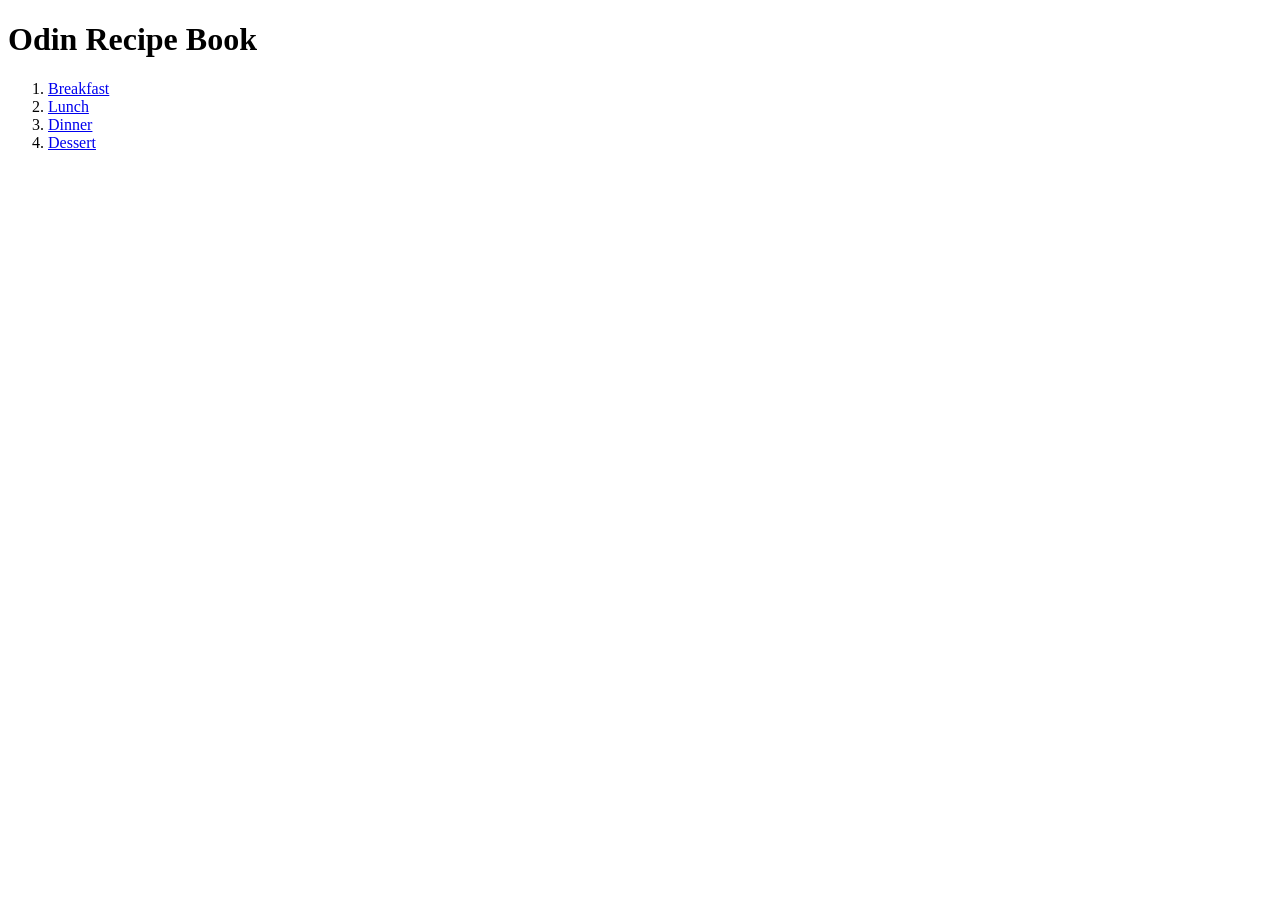
<file: index.html>
<!DOCTYPE html>
<html lang="en">
<head>
    <meta charset="UTF-8">
    <meta name="viewport" content="width=device-width, initial-scale=1.0">
    <title>Odin Recipe Book</title>
</head>
<body>
    <h1>Odin Recipe Book</h1>
    <ol>
        <li><a href="./pages/breakfast.html">Breakfast</a></li>
        <li><a href="./pages/lunch.html">Lunch</a></li>
        <li><a href="./pages/dinner.html">Dinner</a></li>
        <li><a href="./pages/dessert.html">Dessert</a></li>
    </ol>
</body>
</html>
</file>
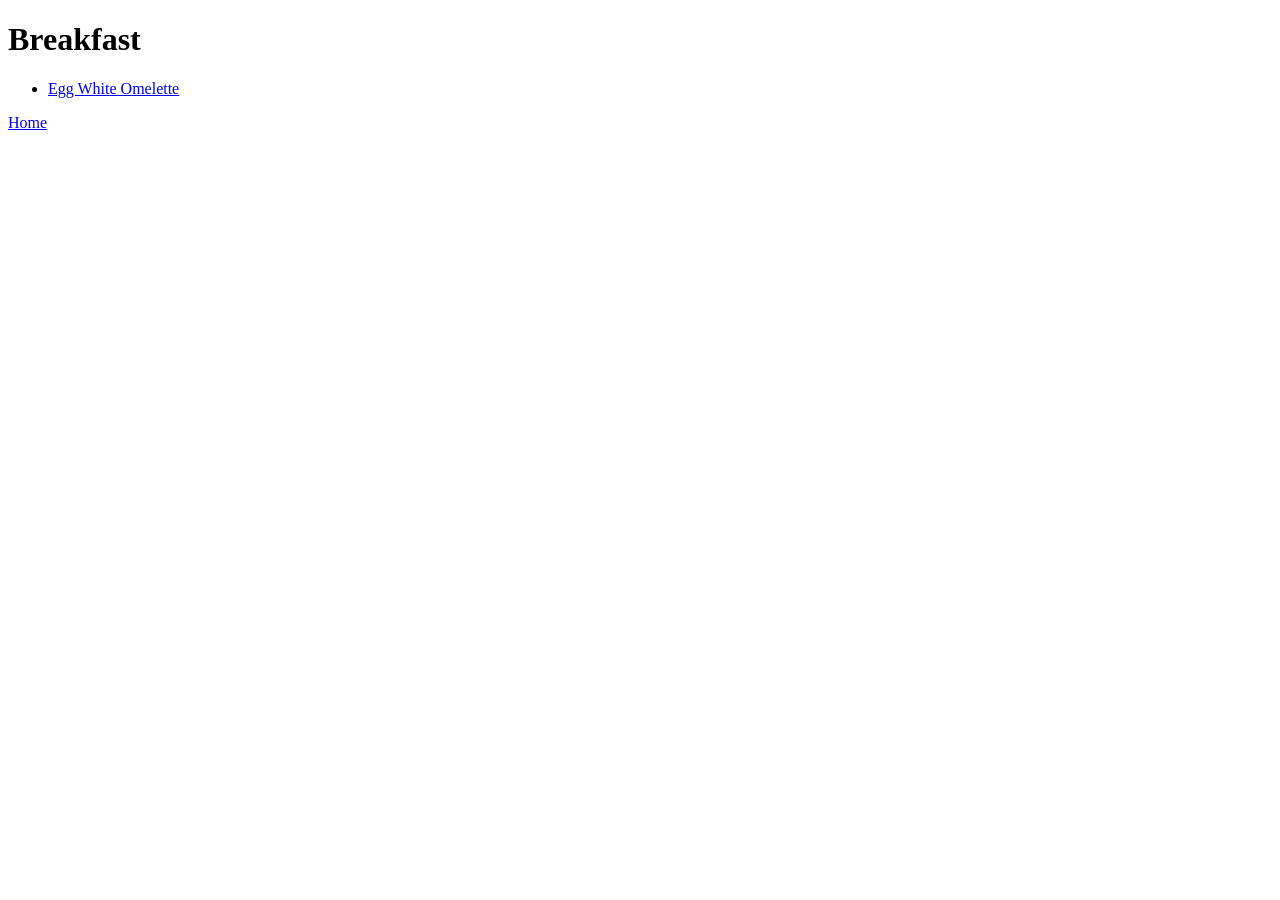
<file: pages/breakfast.html>
<!DOCTYPE html>
<html lang="en">
<head>
    <meta charset="UTF-8">
    <meta name="viewport" content="width=device-width, initial-scale=1.0">
    <title>Breakfast</title>
</head>
<body>
    <h1>Breakfast</h1>
    <ul>
        <li>
            <a href="../recipes/eggwhiteomelette.html">Egg White Omelette</a>
        </li>
    </ul>
    <a href="../index.html">Home</a>
</body>
</html>
</file>
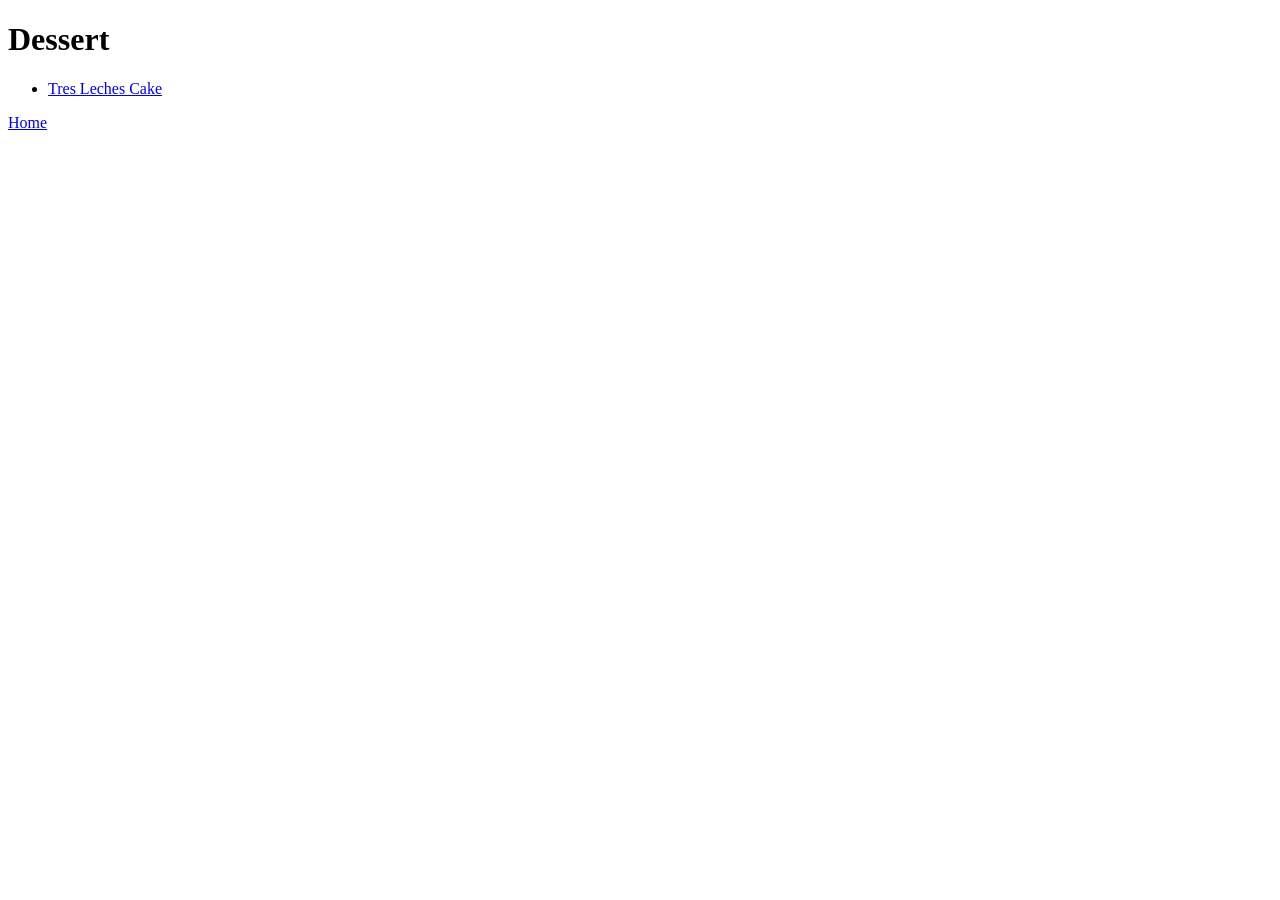
<file: pages/dessert.html>
<!DOCTYPE html>
<html lang="en">
<head>
    <meta charset="UTF-8">
    <meta name="viewport" content="width=device-width, initial-scale=1.0">
    <title>Dessert</title>
</head>
<body>
    <h1>Dessert</h1>
    <ul>
        <li>
            <a href="../recipes/tresleches.html">Tres Leches Cake</a>
        </li>
    </ul>
    <a href="../index.html">Home</a>
</body>
</html>
</file>
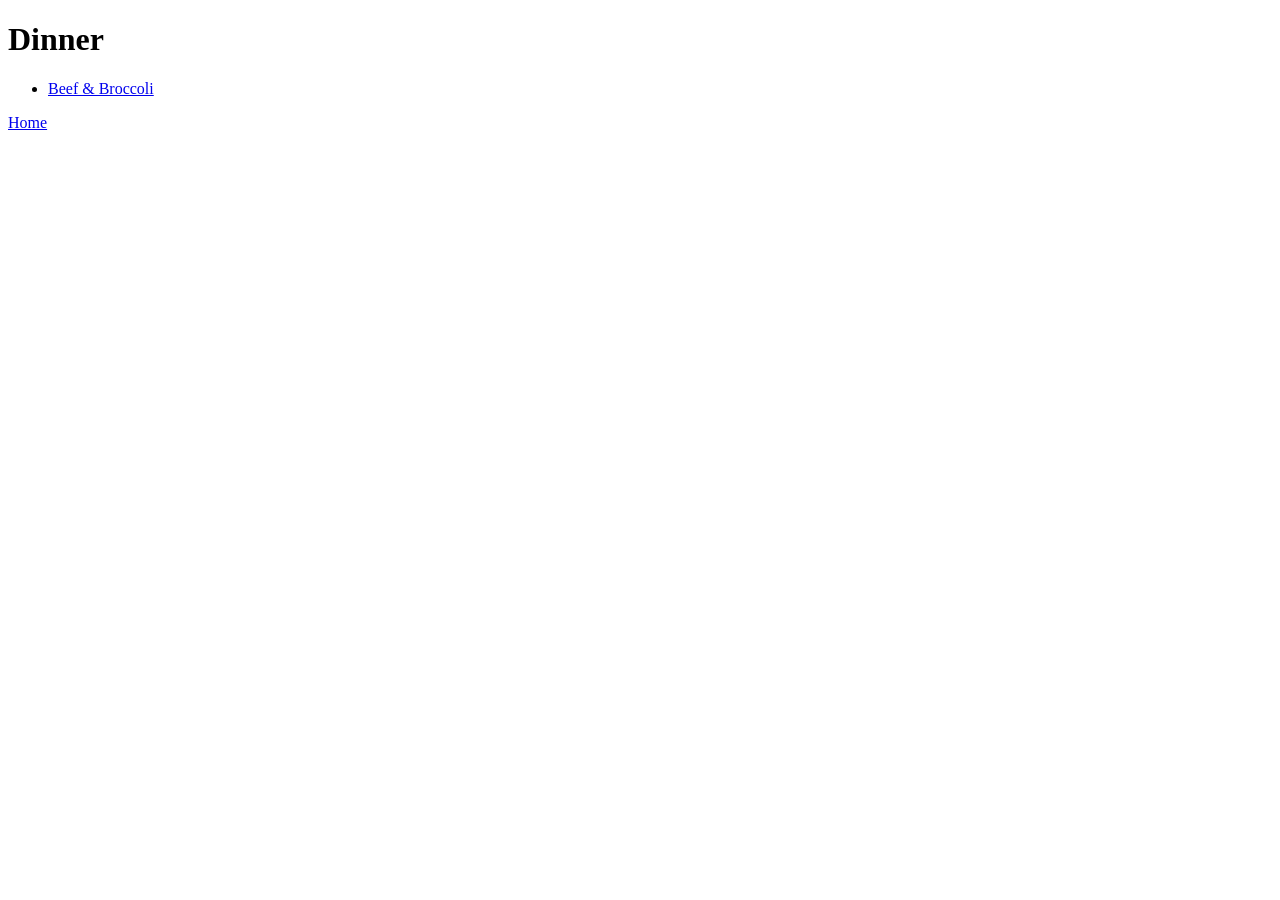
<file: pages/dinner.html>
<!DOCTYPE html>
<html lang="en">
<head>
    <meta charset="UTF-8">
    <meta name="viewport" content="width=device-width, initial-scale=1.0">
    <title>Dinners</title>
</head>
<body>
    <h1>Dinner</h1>
    <ul>
        <li>
            <a href="../recipes/beefandbroccli.html">Beef & Broccoli</a>
        </li>
    </ul>
    <a href="../index.html">Home</a>
</body>
</html>
</file>
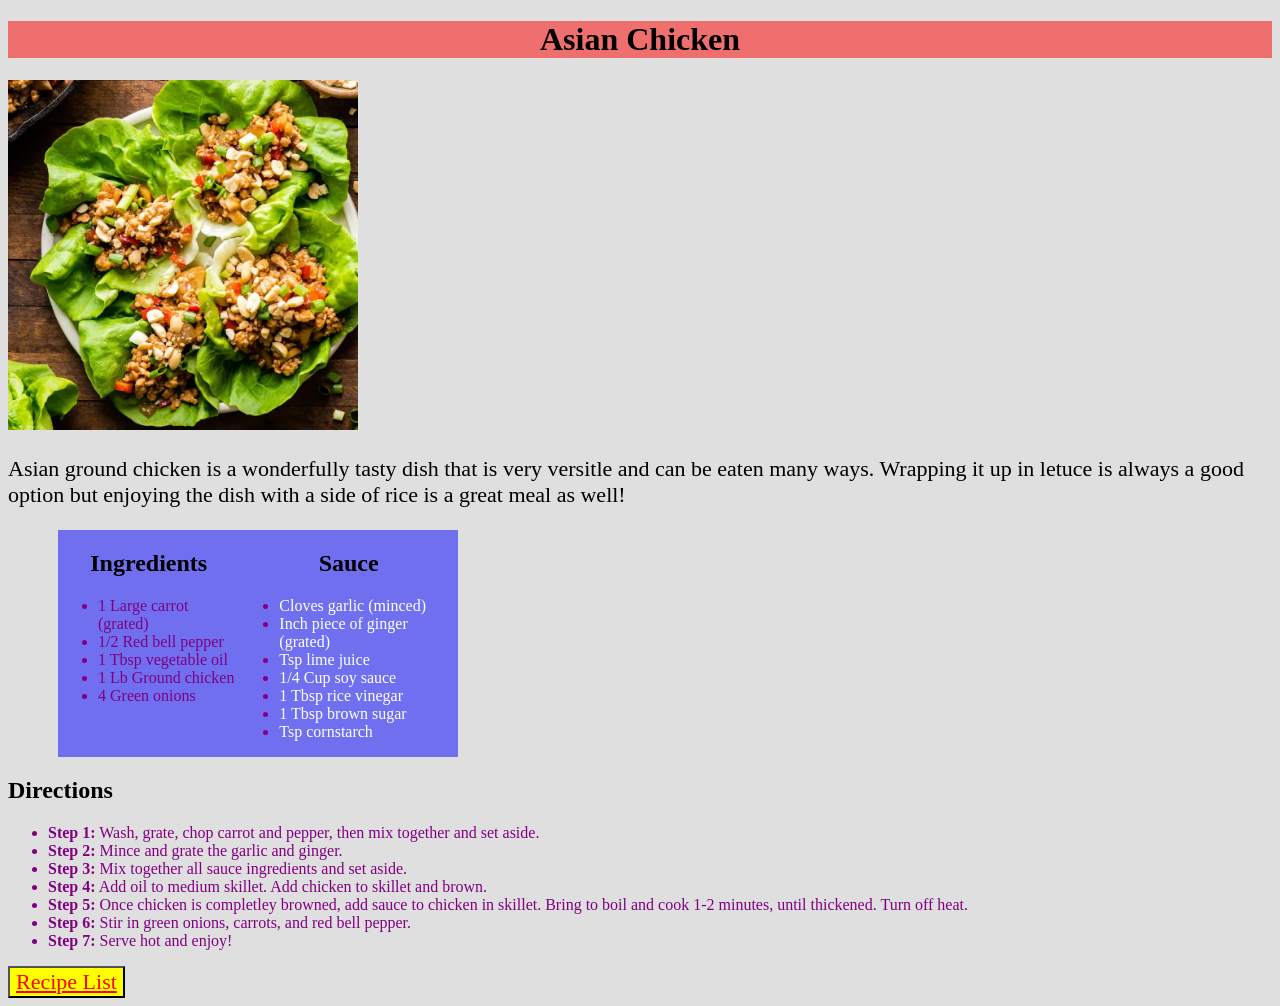
<file: recipes/asianchicken.html>
<!DOCTYPE html>
<html lang="en">
<head>
    <meta charset="UTF-8">
    <meta name="viewport" content="width=device-width, initial-scale=1.0">
    <title>Asian Chicken</title>
    <link rel="stylesheet" href="../style.css">
</head>
<body>
    <h1>Asian Chicken</h1>
    <img src="../imgs/asianchicken.jpeg" height="350">
    <p>Asian ground chicken is a wonderfully tasty dish that is very versitle
        and can be eaten many ways. Wrapping it up in letuce is always a good option
        but enjoying the dish with a side of rice is a great meal as well!
    </p>
    <div class="ingredients">
        <div class="left">
        <h2>Ingredients</h2>
        <ul>    
                <li>1 Large carrot (grated)</li>
                <li>1/2 Red bell pepper</li>
                <li>1 Tbsp vegetable oil</li>
                <li>1 Lb Ground chicken</li>
                <li>4 Green onions</li>
            </ul>
        </div>
        <div class="right">
        <h2>Sauce</h2>
            <ul>
                <li><div id="text"> Cloves garlic (minced)</div></li>
                <li><div id="text"> Inch piece of ginger (grated)</div></li>
                <li><div id="text"> Tsp lime juice</div></li>
                <li><div id="text"> 1/4 Cup soy sauce</div></li>
                <li><div id="text"> 1 Tbsp rice vinegar</div></li>
                <li><div id="text"> 1 Tbsp brown sugar</div></li>
                <li><div id="text"> Tsp cornstarch</div></li>
            </ul>
        </div>
    </div>
    <h2>Directions</h2>
    <ul>
        <li><strong>Step 1:</strong> Wash, grate, chop carrot and pepper, 
            then mix together and set aside.</li>
        <li><strong>Step 2:</strong> Mince and grate the garlic and ginger.</li>
        <li><strong>Step 3:</strong> Mix together all sauce ingredients 
            and set aside.</li>
        <li><strong>Step 4:</strong> Add oil to medium skillet. Add chicken 
            to skillet and brown.</li>
        <li><strong>Step 5:</strong> Once chicken is completley browned, add 
            sauce to chicken in skillet. Bring to boil and cook 1-2 minutes, 
            until thickened. Turn off heat.</li>
        <li><strong>Step 6:</strong> Stir in green onions, carrots, 
            and red bell pepper.</li>
        <li><strong>Step 7:</strong> Serve hot and enjoy!</li>
    </ul>
    <button><a href="../index.html">Recipe List</a></button>
</body>
</html>
</file>
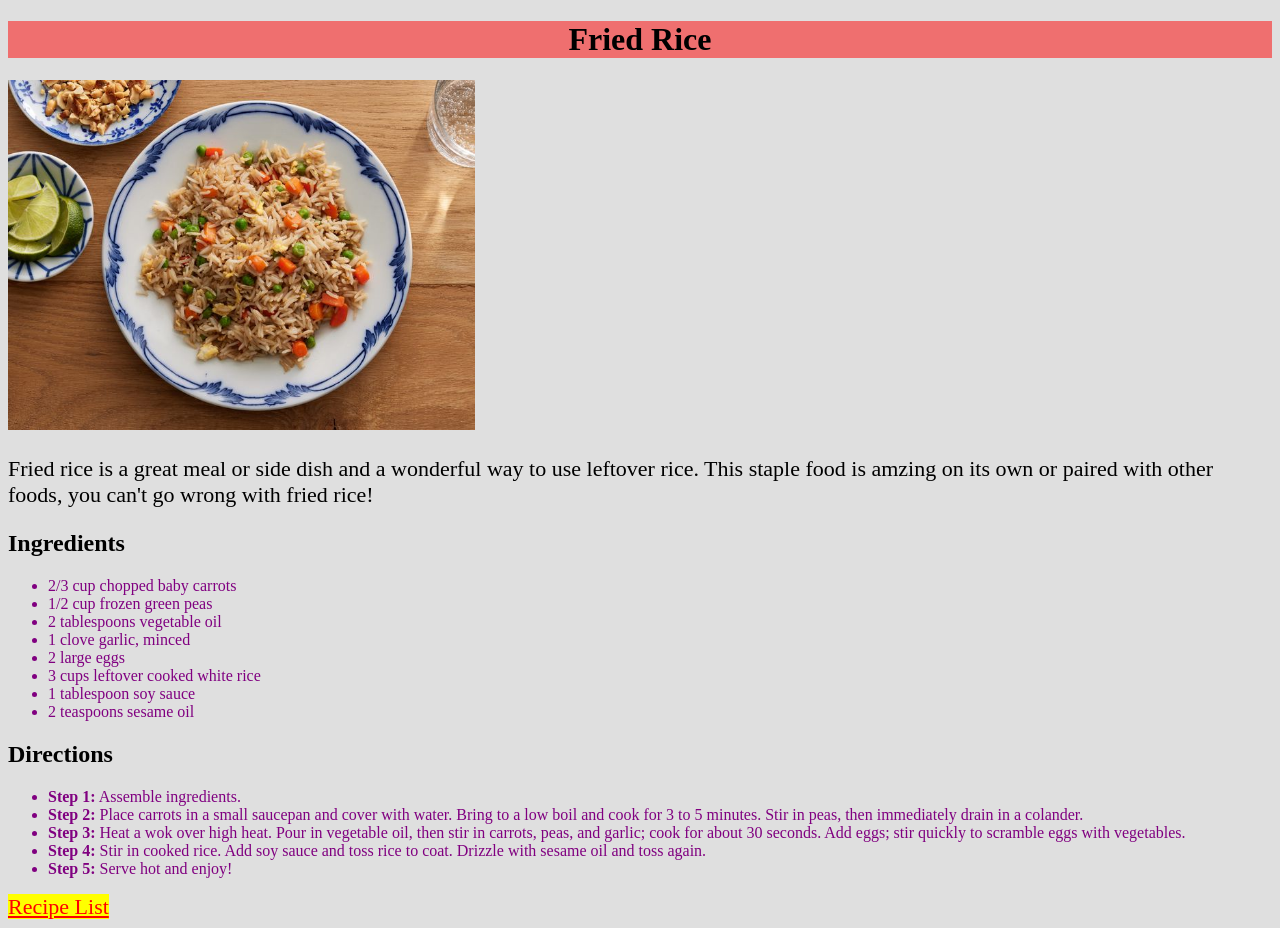
<file: recipes/friedrice.html>
<!DOCTYPE html>
<html lang="en">
<head>
    <meta charset="UTF-8">
    <meta name="viewport" content="width=device-width, initial-scale=1.0">
    <title>Fried Rice</title>
    <link rel="stylesheet" href="../style.css">
</head>
<body>
    <h1>Fried Rice</h1>
    <img src="../imgs/friedrice.jpeg" height="350">
    <p>Fried rice is a great meal or side dish and a wonderful way to use 
        leftover rice. This staple food is amzing on its own or paired with 
        other foods, you can't go wrong with fried rice!
    </p>
    <h2>Ingredients</h2>
    <ul>
        <li>2/3 cup chopped baby carrots</li>
        <li>1/2 cup frozen green peas</li>
        <li>2 tablespoons vegetable oil</li>
        <li>1 clove garlic, minced</li>
        <li>2 large eggs</li>
        <li>3 cups leftover cooked white rice</li>
        <li>1 tablespoon soy sauce</li>
        <li>2 teaspoons sesame oil</li>
    </ul>
    <h2>Directions</h2>
    <ul>
        <li><strong>Step 1:</strong> Assemble ingredients.</li>
        <li><strong>Step 2:</strong> Place carrots in a small saucepan and cover with water. 
            Bring to a low boil and cook for 3 to 5 minutes. Stir in peas, 
            then immediately drain in a colander.</li>
        <li><strong>Step 3:</strong> Heat a wok over high heat. Pour in vegetable oil,
             then stir in carrots, peas, and garlic; cook for about 30 seconds. 
             Add eggs; stir quickly to scramble eggs with vegetables.</li>
        <li><strong>Step 4:</strong> Stir in cooked rice. Add soy sauce and toss rice to coat. 
            Drizzle with sesame oil and toss again.</li>
        <li><strong>Step 5:</strong> Serve hot and enjoy!</li>
    </ul>
    <a href="../index.html">Recipe List</a>
</body>
</html>
</file>
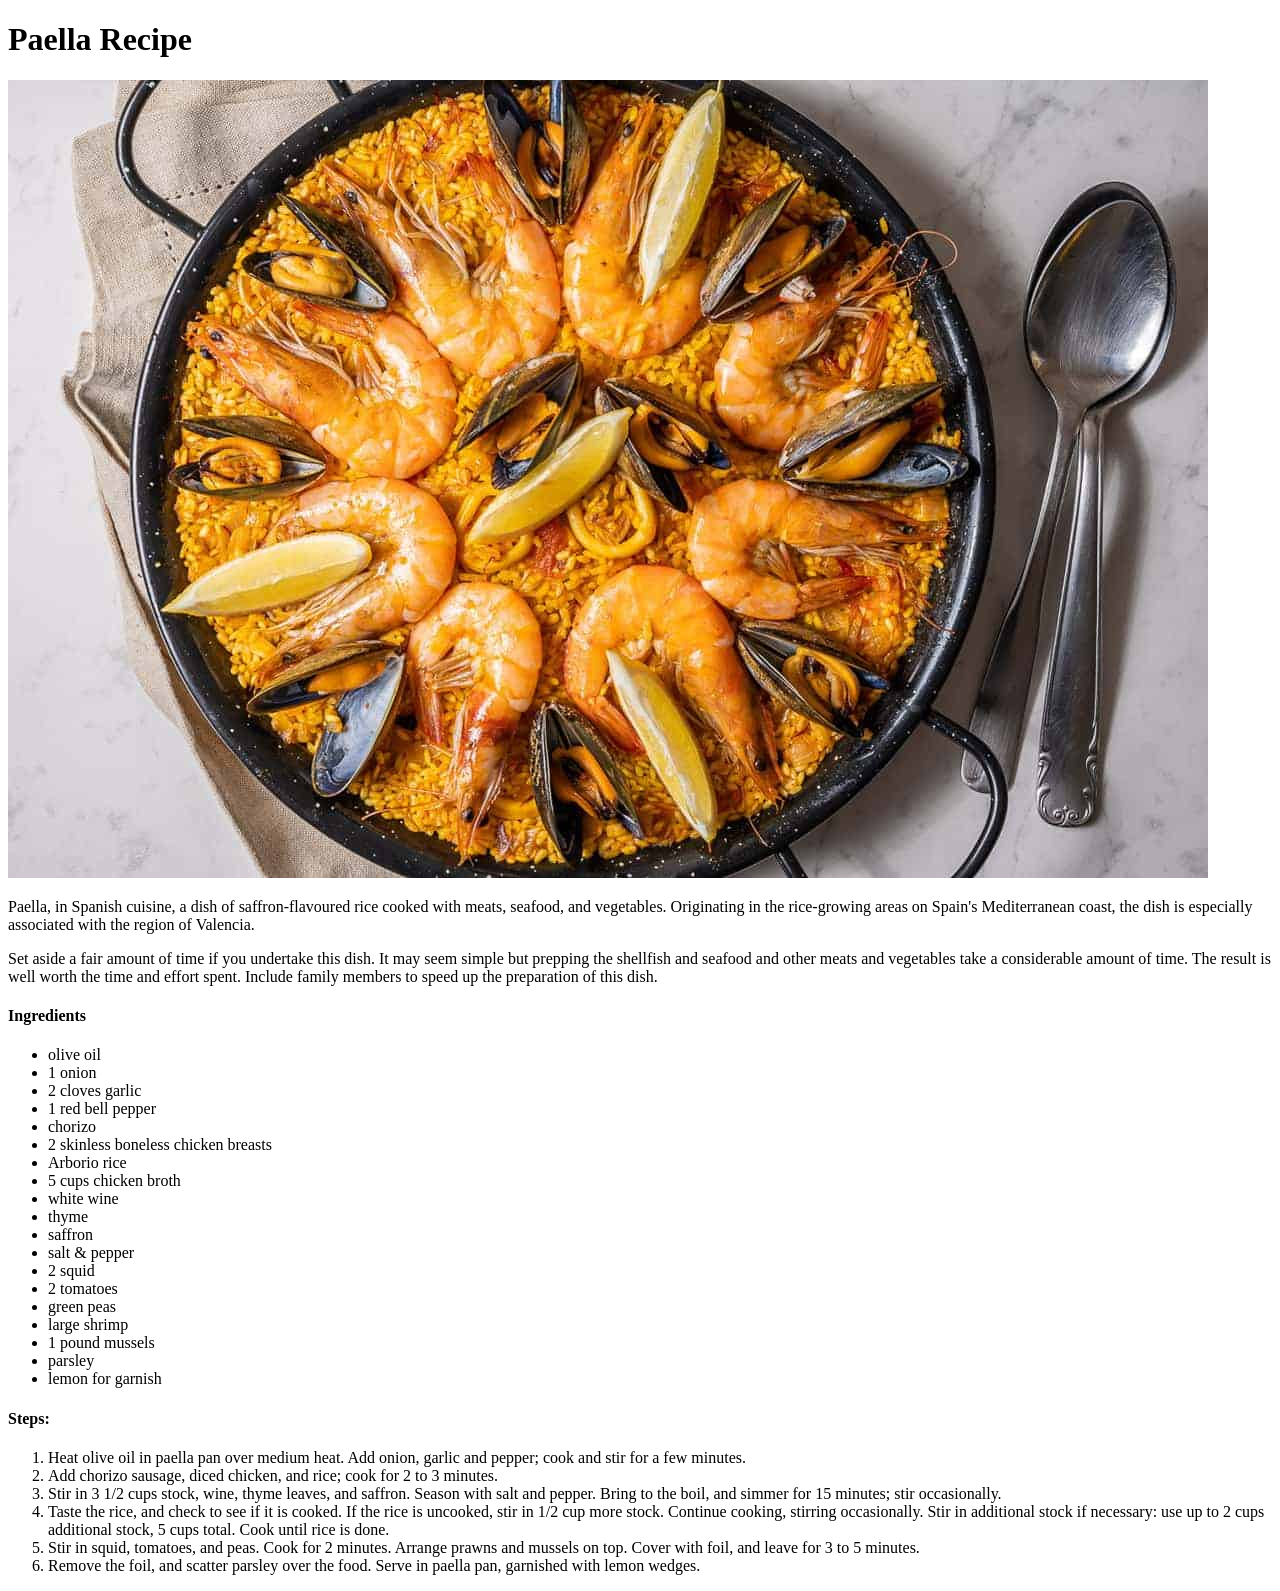
<file: recipes/paella.html>
<!DOCTYPE html>
<html lang="en">
<head>
    <meta charset="UTF-8">
    <meta http-equiv="X-UA-Compatible" content="IE=edge">
    <meta name="viewport" content="width=device-width, initial-scale=1.0">
    <title>Paella Recipe</title>
</head>
<body>
    <h1>Paella Recipe</h1>
    <img src="../images/paella.jpg" alt="mussels, shrimp, and rice all with a orange hue in a massive cooking pot">
    <p>Paella, in Spanish cuisine, a dish of saffron-flavoured rice cooked with meats, seafood, and vegetables. Originating 
        in the rice-growing 
        areas on Spain's Mediterranean coast, the dish is especially associated with the region of Valencia.</p>
    <p> Set aside a fair amount of time if you undertake this dish. It may seem simple but prepping the shellfish and 
        seafood and other meats and vegetables take a considerable amount of time. The result is well worth the time and 
        effort spent. Include family members to speed up the preparation of this dish. </p>
    <h4>Ingredients</h4>
    <ul>
        <li>olive oil</li>
        <li>1 onion</li>
        <li>2 cloves garlic</li>
        <li>1 red bell pepper</li>
        <li>chorizo</li>
        <li>2 skinless boneless chicken breasts</li>
        <li>Arborio rice</li>
        <li>5 cups chicken broth</li>
        <li>white wine</li>
        <li>thyme</li>
        <li>saffron</li>
        <li>salt & pepper</li>
        <li>2 squid</li>
        <li>2 tomatoes</li>
        <li>green peas</li>
        <li>large shrimp</li>
        <li>1 pound mussels</li>
        <li>parsley</li>
        <li>lemon for garnish</li>
    </ul>
    <h4>Steps:</h4>
    <ol>
        <li>Heat olive oil in paella pan over medium heat. Add onion, garlic and pepper; cook and stir for a few 
            minutes.</li>
        <li>Add chorizo sausage, diced chicken, and rice; cook for 2 to 3 minutes.</li>
        <li>Stir in 3 1/2 cups stock, wine, thyme leaves, and saffron. Season with salt and pepper. Bring to the boil, and 
            simmer for 15 minutes; stir occasionally.</li>
        <li>Taste the rice, and check to see if it is cooked. If the rice is uncooked, stir in 1/2 cup more stock. Continue 
            cooking, stirring occasionally. Stir 
            in additional stock if necessary: use up to 2 cups additional stock, 5 cups total. Cook until rice is done.</li>
        <li>Stir in squid, tomatoes, and peas. Cook for 2 minutes. Arrange prawns and mussels on top. Cover with foil, and 
            leave for 3 to 5 minutes.</li>
        <li>Remove the foil, and scatter parsley over the food. Serve in paella pan, garnished with lemon wedges.</li>
    </ol>
</body>
</html>
</file>
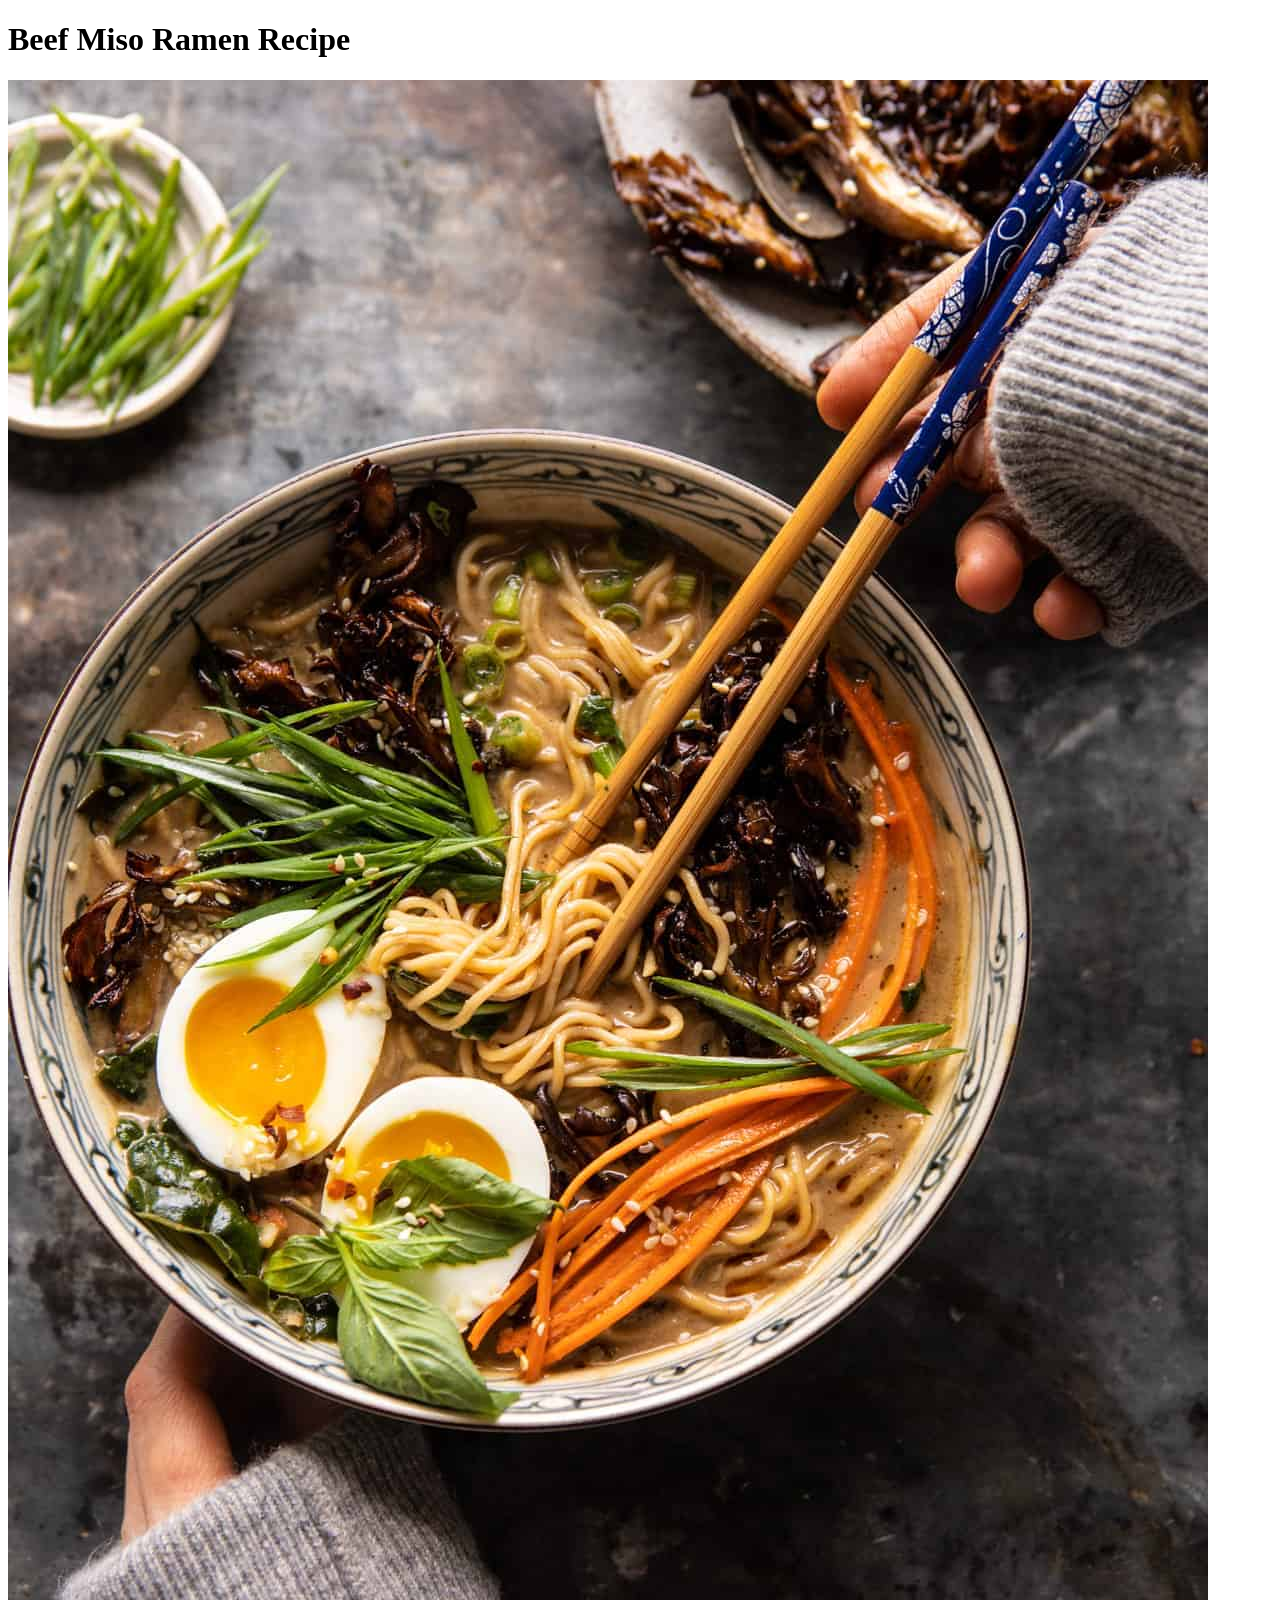
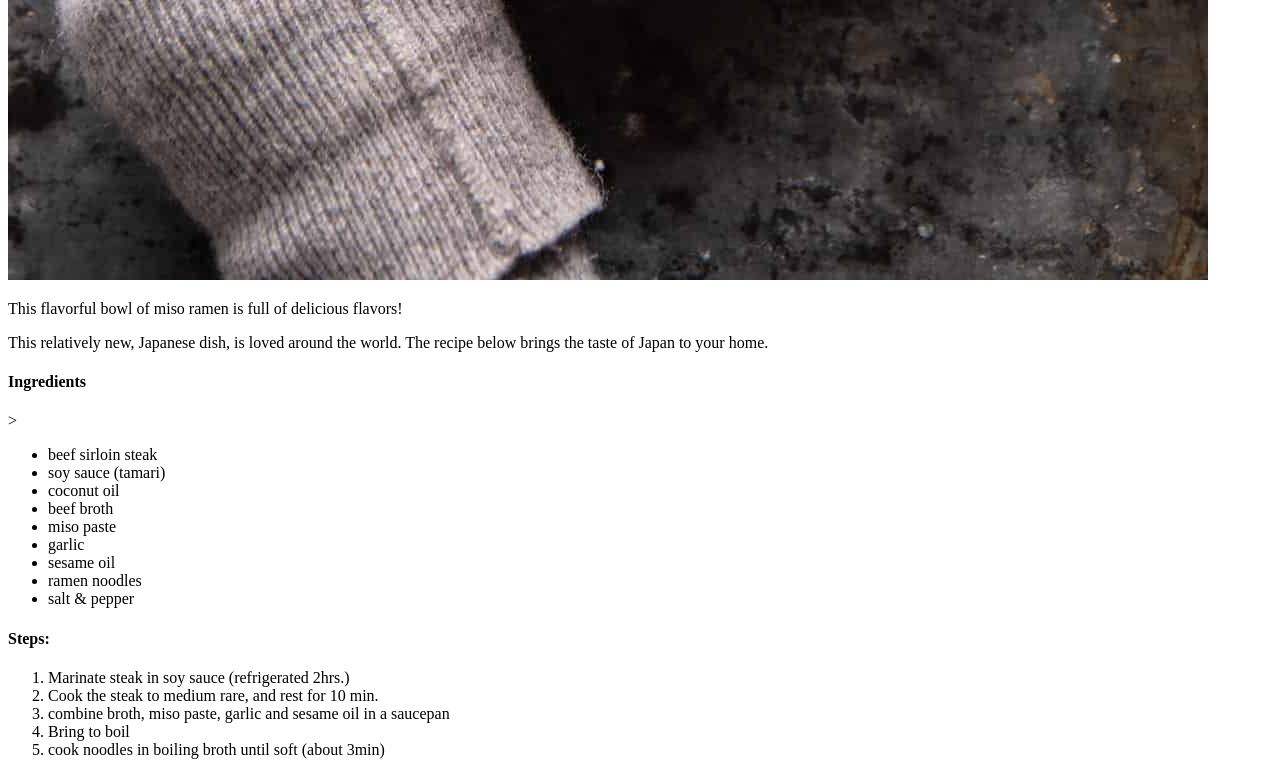
<file: recipes/ramen.html>
<!DOCTYPE html>
<html lang="en">
<head>
    <meta charset="UTF-8">
    <meta http-equiv="X-UA-Compatible" content="IE=edge">
    <meta name="viewport" content="width=device-width, initial-scale=1.0">
    <title>Ramen</title>
</head>
<body>
    <h1>Beef Miso Ramen Recipe</h1>
    <img src="../images/mramen.jpg" alt="Beautiful bowl of ramen with toppings">
    <p>This flavorful bowl of miso ramen is full of delicious
        flavors!</p>
    <p>This relatively new, Japanese dish, is loved around the world.
        The recipe below brings the taste of Japan to your home.</p>
    <h4>Ingredients</h4>>
    <ul>
        <li>beef sirloin steak</li>
        <li>soy sauce (tamari)</li>
        <li>coconut oil</li>
        <li>beef broth</li>
        <li>miso paste</li>
        <li>garlic</li>
        <li>sesame oil</li>
        <li>ramen noodles</li>
        <li>salt & pepper</li>
    </ul>
    <h4>Steps:</h4>
    <ol>
        <li>Marinate steak in soy sauce (refrigerated 2hrs.)</li>
        <li>Cook the steak to medium rare, and rest for 10 min.</li>
        <li>combine broth, miso paste, garlic and sesame oil in a saucepan</li>
        <li>Bring to boil</li>
        <li>cook noodles in boiling broth until soft (about 3min)</li>
    </ol>
</body>
</html>
</file>
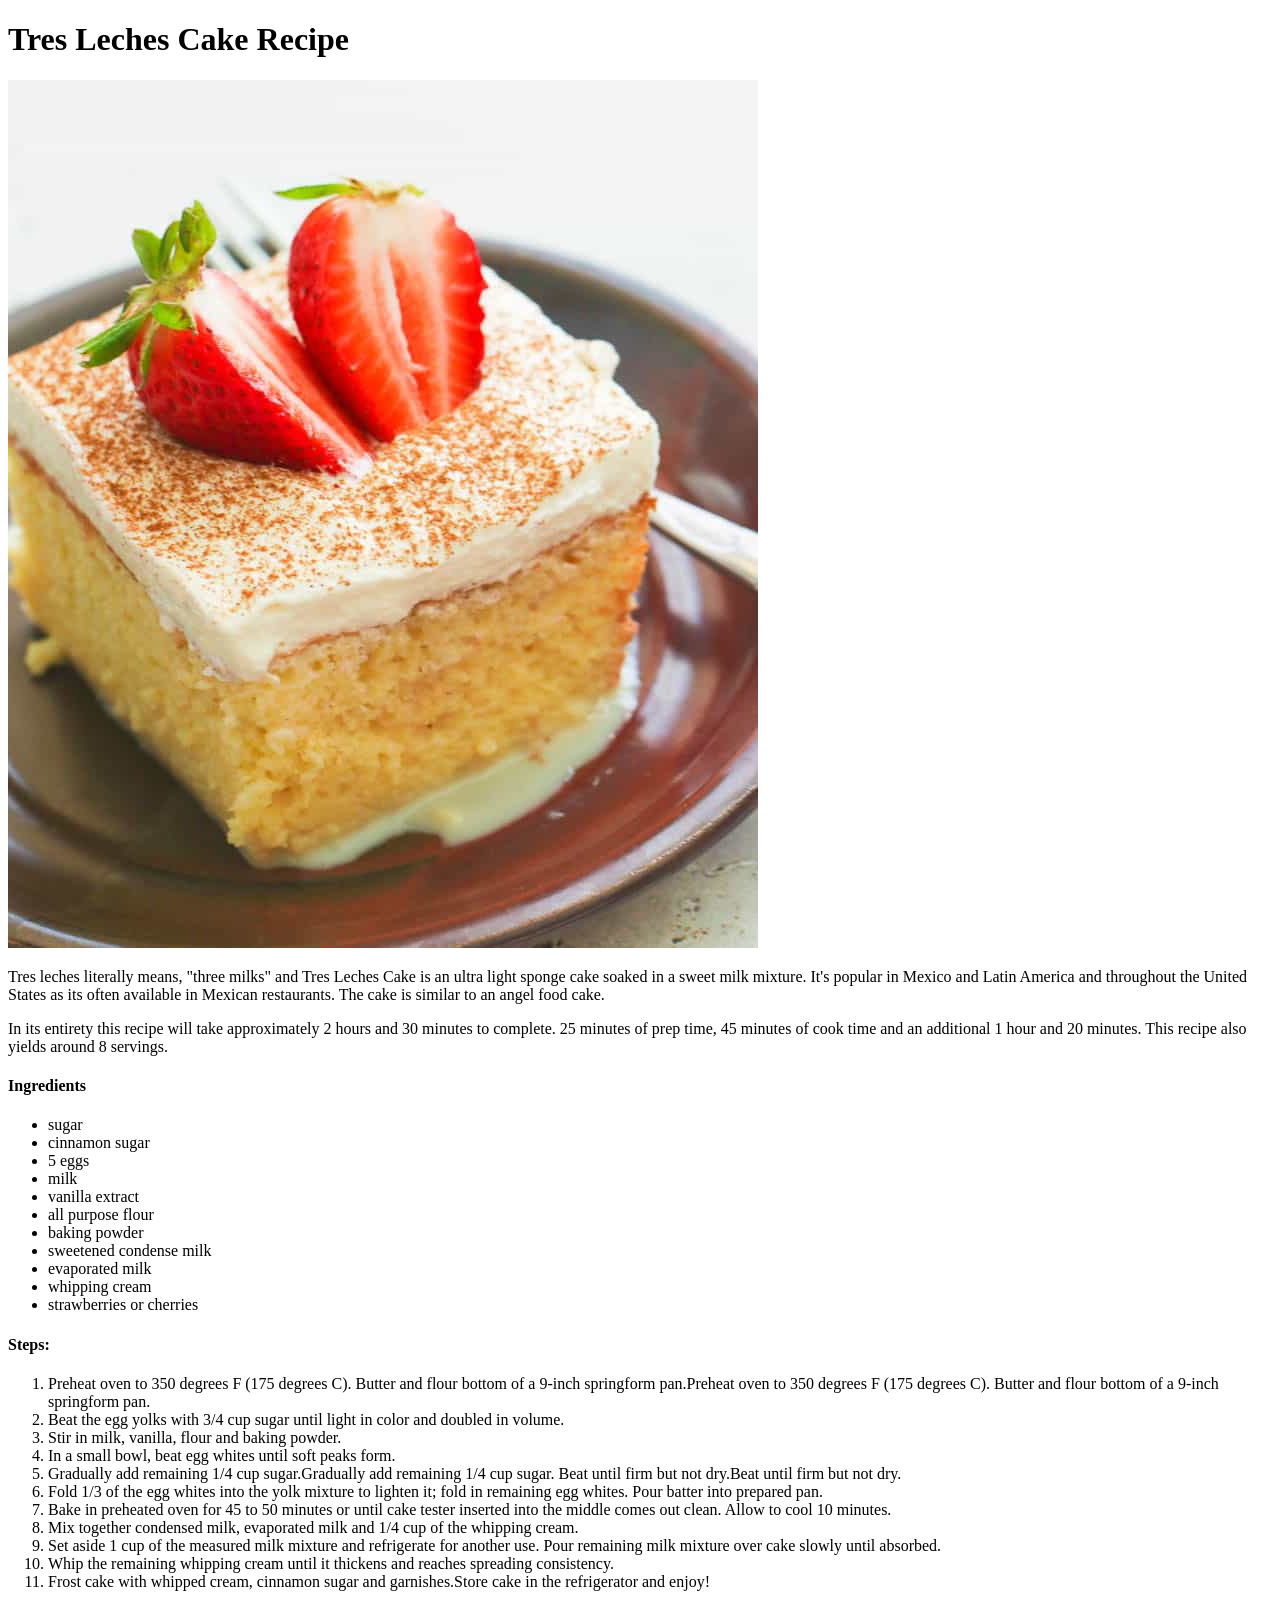
<file: recipes/tresleche.html>
<!DOCTYPE html>
<html lang="en">
<head>
    <meta charset="UTF-8">
    <meta http-equiv="X-UA-Compatible" content="IE=edge">
    <meta name="viewport" content="width=device-width, initial-scale=1.0">
    <title>Tres Leche Cake</title>
</head>
<body>
    <h1>Tres Leches Cake Recipe</h1>
    <img src="../images/cake.jpg" alt="cake topped with whipped cream, cinnamon sugar and fresh strawberries">
    <p>Tres leches literally means, "three milks" and Tres Leches Cake is an ultra light sponge cake soaked in a sweet milk 
        mixture. It's popular in Mexico and Latin America and throughout the United States as its often available in 
        Mexican restaurants. The cake is similar to an angel food cake.</p>
    <p>In its entirety this recipe will take approximately 2 hours and 30 minutes to complete. 25 minutes of prep time, 45 
        minutes of cook time and an additional 1 hour and 20 minutes. This recipe also yields around 8 servings.</p>
    <h4>Ingredients</h4>
    <ul>
        <li>sugar</li>
        <li>cinnamon sugar</li>
        <li>5 eggs</li>
        <li>milk</li>
        <li>vanilla extract</li>
        <li>all purpose flour</li>
        <li>baking powder</li>
        <li>sweetened condense milk</li>
        <li>evaporated milk</li>
        <li>whipping cream</li>
        <li>strawberries or cherries</li>
    </ul>
    <h4>Steps:</h4>
    <ol>
        <li>Preheat oven to 350 degrees F (175 degrees C). Butter and flour bottom of a 9-inch springform pan.Preheat oven 
            to 350 degrees F (175 degrees C). Butter and flour bottom of a 9-inch springform pan.</li>
        <li>Beat the egg yolks with 3/4 cup sugar until light in color and doubled in volume.</li>
        <li>Stir in milk, vanilla, flour and baking powder.</li>
        <li>In a small bowl, beat egg whites until soft peaks form.</li>
        <li>Gradually add remaining 1/4 cup sugar.Gradually add remaining 1/4 cup sugar. Beat until firm but not dry.Beat 
            until firm but not dry.</li>
        <li>Fold 1/3 of the egg whites into the yolk mixture to lighten it; fold in remaining egg whites. Pour batter into 
            prepared pan.</li>
        <li>Bake in preheated oven for 45 to 50 minutes or until cake tester inserted into the middle comes out clean. Allow 
            to cool 10 minutes.</li>
        <li>Mix together condensed milk, evaporated milk and 1/4 cup of the whipping cream.</li>
        <li>Set aside 1 cup of the measured milk mixture and refrigerate for another use. Pour remaining milk mixture over 
            cake slowly until absorbed.</li>
        <li>Whip the remaining whipping cream until it thickens and reaches spreading consistency.</li>
        <li>Frost cake with whipped cream, cinnamon sugar and garnishes.Store cake in the refrigerator and enjoy!</li>
    </ol>
</body>
</html>
</file>
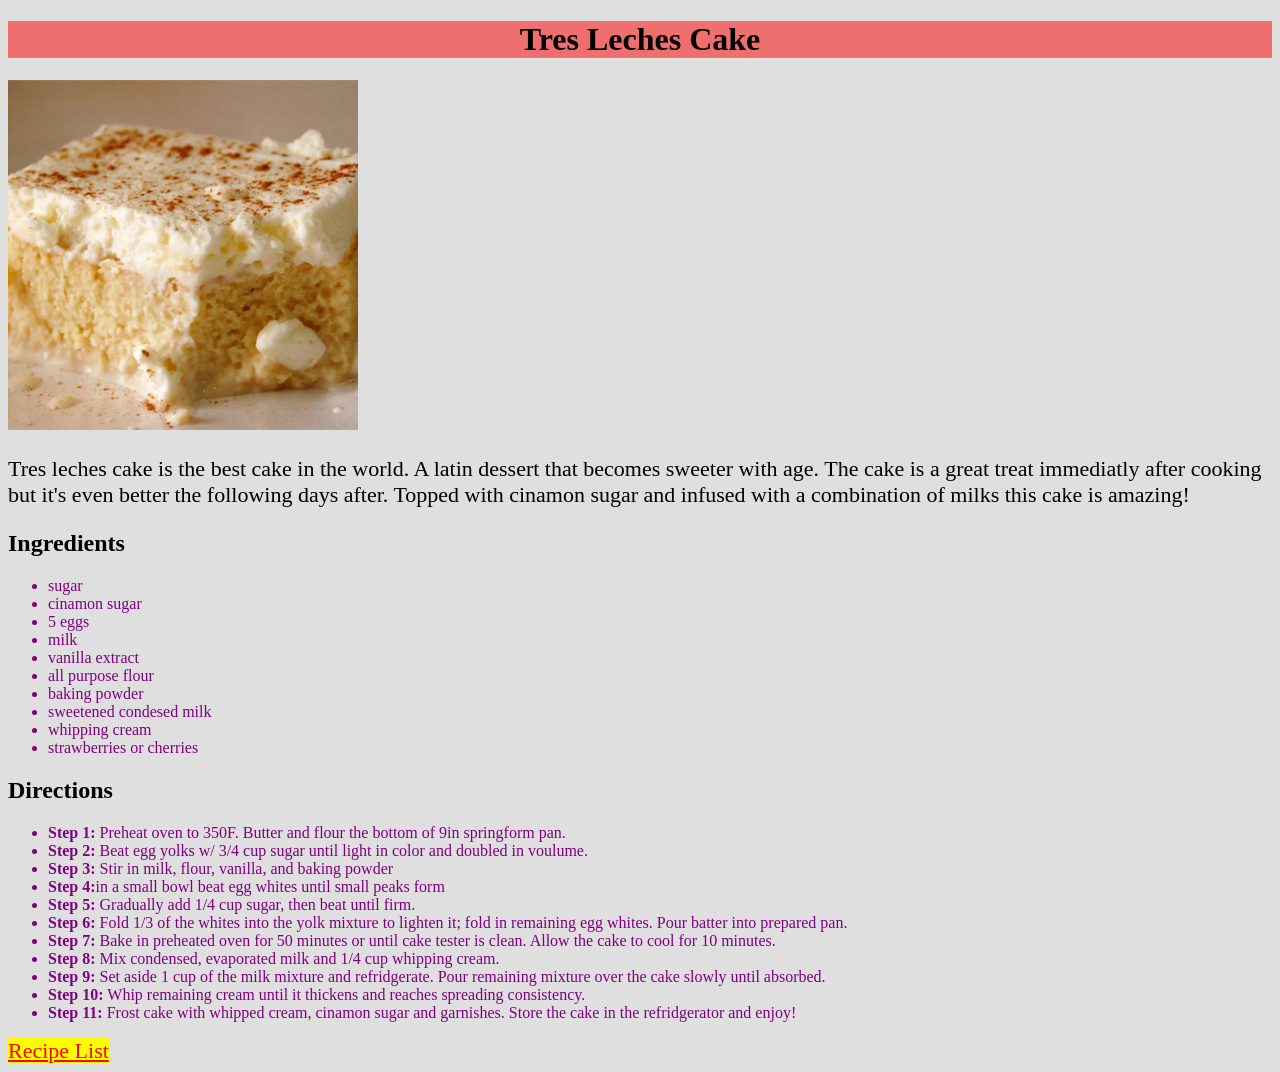
<file: recipes/treslechescake.html>
<!DOCTYPE html>
<html lang="en">
<head>
    <meta charset="UTF-8">
    <meta name="viewport" content="width=device-width, initial-scale=1.0">
    <title>Tres Leches Cake</title>
    <link rel="stylesheet" href="../style.css">
</head>
<body>
    <h1>Tres Leches Cake</h1>
    <img src="../imgs/tresleches.jpeg" height="350">
    <p>Tres leches cake is the best cake in the world. A latin dessert that 
        becomes sweeter with age. The cake is a great treat immediatly after
        cooking but it's even better the following days after. Topped with 
        cinamon sugar and infused with a combination of milks this cake is amazing!
    </p>
    <h2>Ingredients</h2>
    <ul>
        <li>sugar</li>
        <li>cinamon sugar</li>
        <li>5 eggs</li>
        <li>milk</li>
        <li>vanilla extract</li>
        <li>all purpose flour</li>
        <li>baking powder</li>
        <li>sweetened condesed milk</li>
        <li>whipping cream</li>
        <li>strawberries or cherries</li>
    </ul>
    <h2>Directions</h2>
    <ul>
        <li><strong>Step 1:</strong> Preheat oven to 350F. Butter and flour 
            the bottom of 9in springform pan.</li>
        <li><strong>Step 2:</strong> Beat egg yolks w/ 3/4 cup sugar until light 
            in color and doubled in voulume.</li>
        <li><strong>Step 3:</strong> Stir in milk, flour, vanilla, and baking powder</li>
        <li><strong>Step 4:</strong>in a small bowl beat egg whites until small 
            peaks form</li>
        <li><strong>Step 5:</strong> Gradually add 1/4 cup sugar, then beat until firm.</li>
        <li><strong>Step 6:</strong> Fold 1/3 of the whites into the yolk mixture 
            to lighten it; fold in remaining egg whites. Pour batter into prepared pan.</li>
        <li><strong>Step 7:</strong> Bake in preheated oven for 50 minutes or until 
            cake tester is clean. Allow the cake to cool for 10 minutes.</li>
        <li><strong>Step 8:</strong> Mix condensed, evaporated milk and 1/4 cup 
            whipping cream.</li>
        <li><strong>Step 9:</strong> Set aside 1 cup of the milk mixture and refridgerate. 
            Pour remaining mixture over the cake slowly until absorbed.</li>
        <li><strong>Step 10:</strong> Whip remaining cream until it thickens and reaches 
            spreading consistency.</li>
        <li><strong>Step 11:</strong> Frost cake with whipped cream, cinamon sugar and 
            garnishes. Store the cake in the refridgerator and enjoy!</li>
    </ul>
    <a href="../index.html">Recipe List</a>
</body>
</html>
</file>
<file: style.css>
* {
    font-family: Georgia, 'Times New Roman', Times, serif;
}

body {
    background-color: #80808040;
}

a {
    color: red;
    font-size: 22px;
    background-color: #ffff00;
}

h1 {
    background-color: #ff000080;
    text-align: center;
}

ul {
    color: purple;
}

#text {
    color: white;
}

p {
    font-size: 22px;
    font-family: 'Times New Roman', Times, serif;
}

.ingredients {
    background-color: #0000ff80;
    display: flex;
    width: 400px;
    margin: 0px 0px 0px 50px;
}

.left > h2,
.right > h2{
    text-align: center;
}

ul #points {
    color: green;
}

button{
    background-color: yellow;
}
</file>
